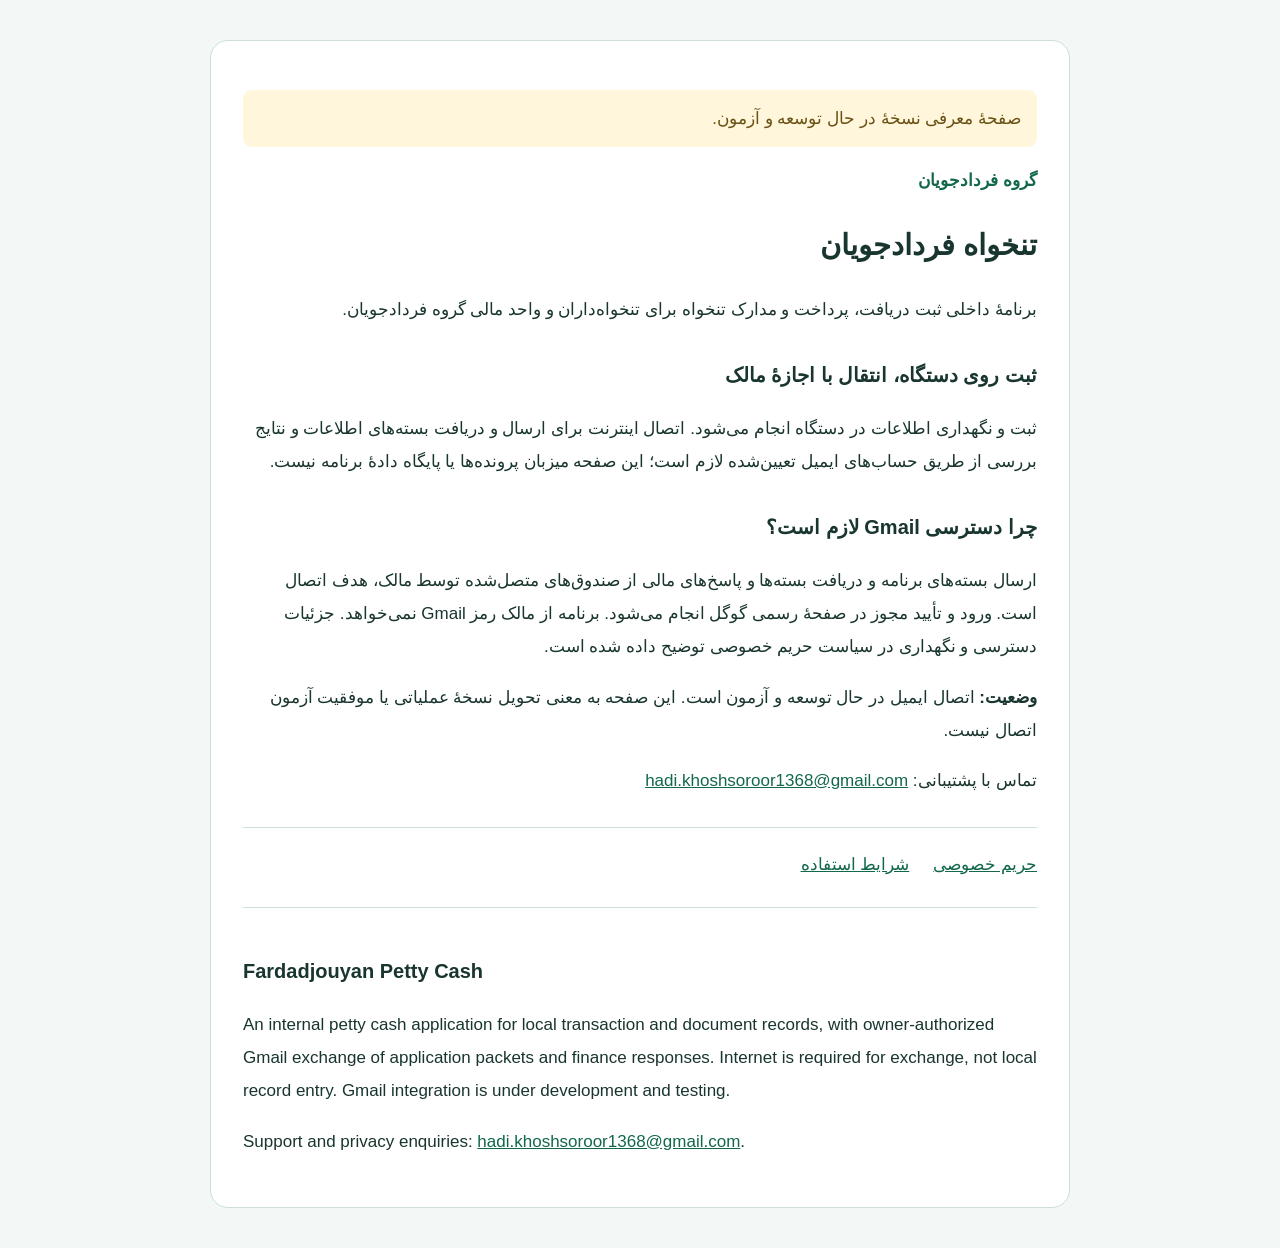
<file: index.html>
<!doctype html>
<html lang="fa" dir="rtl"><head><meta charset="utf-8"><meta name="google-site-verification" content="8tlpfN3D0GTyNcXwHJOunlCqrCVeY-Jnj7sO-u6cyNw"><meta name="viewport" content="width=device-width,initial-scale=1"><title>تنخواه فردادجویان | معرفی برنامه</title><link rel="stylesheet" href="site.css"></head>
<main><p class="draft">صفحهٔ معرفی نسخهٔ در حال توسعه و آزمون.</p><p class="brand">گروه فردادجویان</p><h1>تنخواه فردادجویان</h1>
<p>برنامهٔ داخلی ثبت دریافت، پرداخت و مدارک تنخواه برای تنخواه‌داران و واحد مالی گروه فردادجویان.</p>
<h2>ثبت روی دستگاه، انتقال با اجازهٔ مالک</h2><p>ثبت و نگهداری اطلاعات در دستگاه انجام می‌شود. اتصال اینترنت برای ارسال و دریافت بسته‌های اطلاعات و نتایج بررسی از طریق حساب‌های ایمیل تعیین‌شده لازم است؛ این صفحه میزبان پرونده‌ها یا پایگاه دادهٔ برنامه نیست.</p>
<h2>چرا دسترسی Gmail لازم است؟</h2><p>ارسال بسته‌های برنامه و دریافت بسته‌ها و پاسخ‌های مالی از صندوق‌های متصل‌شده توسط مالک، هدف اتصال است. ورود و تأیید مجوز در صفحهٔ رسمی گوگل انجام می‌شود. برنامه از مالک رمز Gmail نمی‌خواهد. جزئیات دسترسی و نگهداری در سیاست حریم خصوصی توضیح داده شده است.</p>
<p><strong>وضعیت:</strong> اتصال ایمیل در حال توسعه و آزمون است. این صفحه به معنی تحویل نسخهٔ عملیاتی یا موفقیت آزمون اتصال نیست.</p>
<p>تماس با پشتیبانی: <a href="mailto:hadi.khoshsoroor1368@gmail.com" dir="ltr">hadi.khoshsoroor1368@gmail.com</a></p>
<nav><a href="privacy.html">حریم خصوصی</a><a href="terms.html">شرایط استفاده</a></nav>
<section lang="en" dir="ltr"><h2>Fardadjouyan Petty Cash</h2><p>An internal petty cash application for local transaction and document records, with owner-authorized Gmail exchange of application packets and finance responses. Internet is required for exchange, not local record entry. Gmail integration is under development and testing.</p><p>Support and privacy enquiries: <a href="mailto:hadi.khoshsoroor1368@gmail.com">hadi.khoshsoroor1368@gmail.com</a>.</p></section></main></html>
</file>
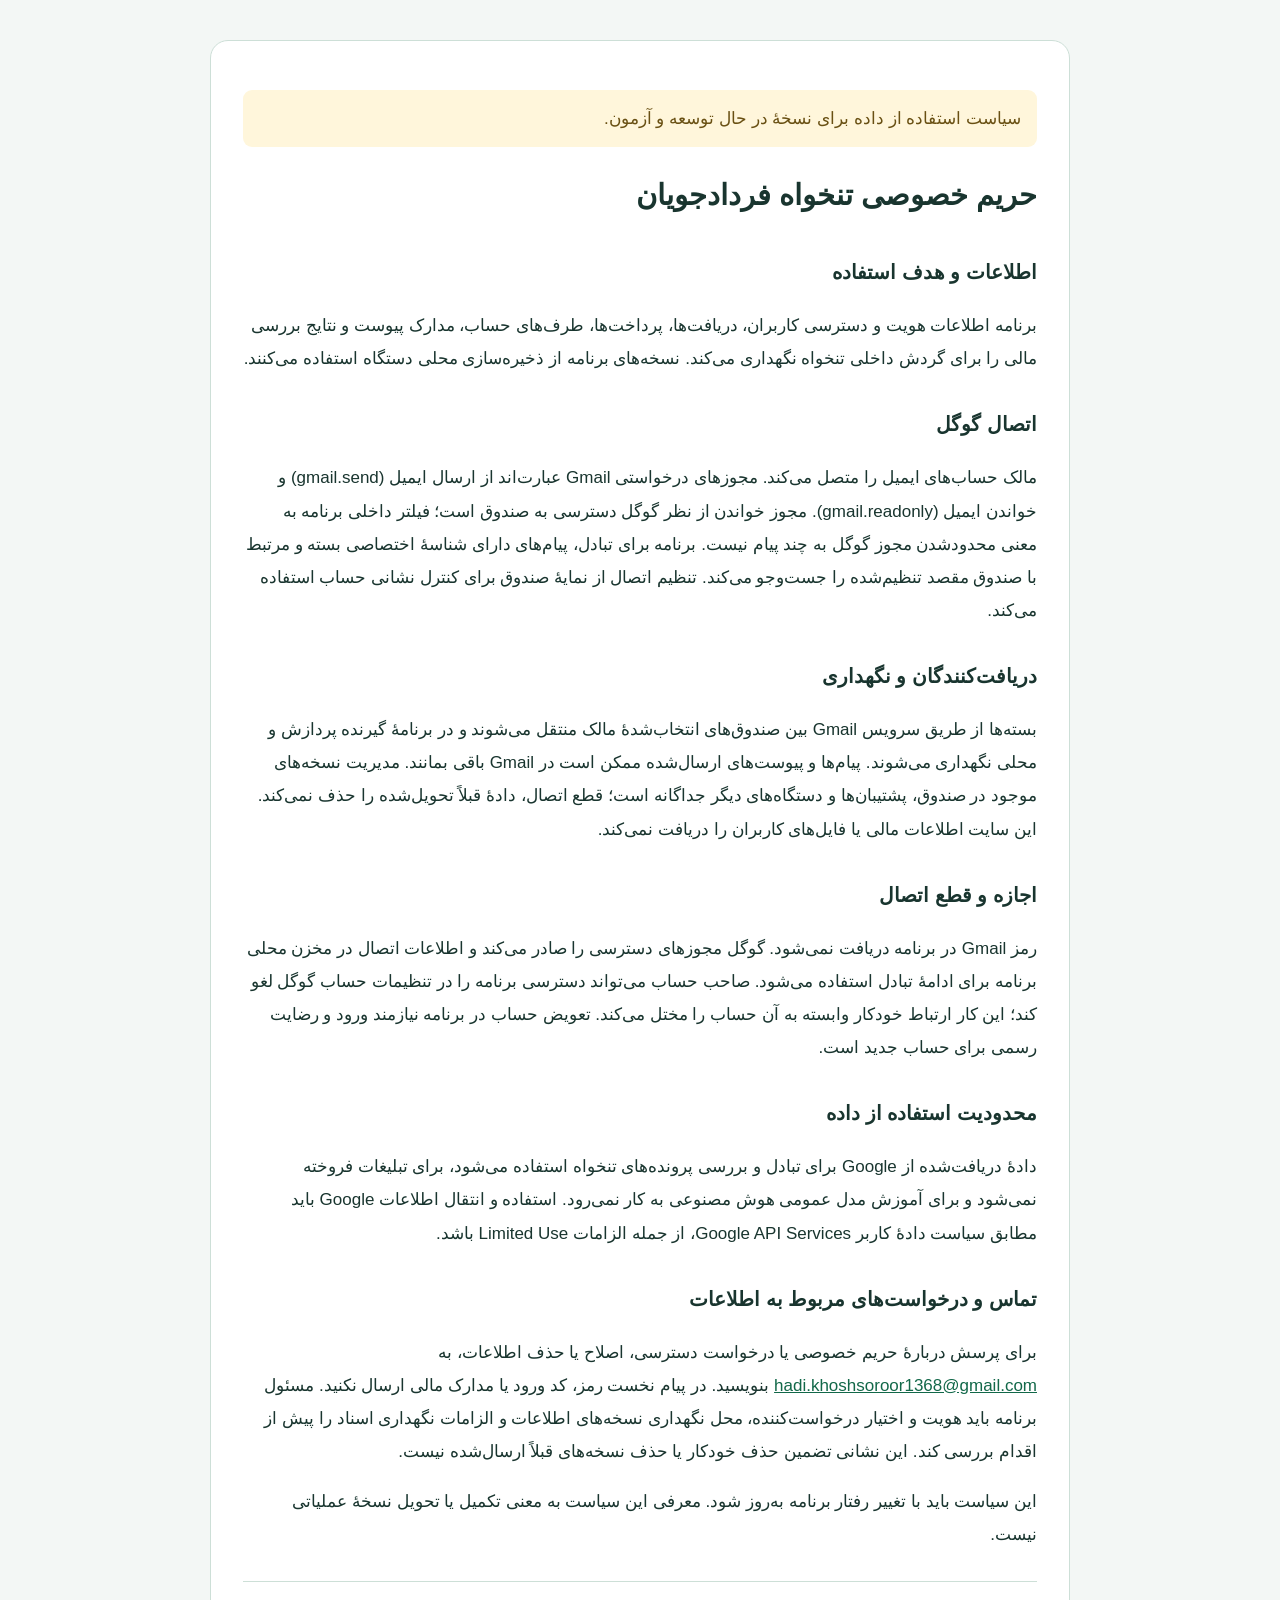
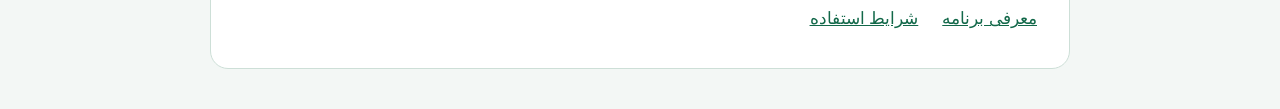
<file: privacy.html>
<!doctype html>
<html lang="fa" dir="rtl"><meta charset="utf-8"><meta name="viewport" content="width=device-width,initial-scale=1"><title>تنخواه فردادجویان | حریم خصوصی</title><link rel="stylesheet" href="site.css">
<main><p class="draft">سیاست استفاده از داده برای نسخهٔ در حال توسعه و آزمون.</p><h1>حریم خصوصی تنخواه فردادجویان</h1>
<h2>اطلاعات و هدف استفاده</h2><p>برنامه اطلاعات هویت و دسترسی کاربران، دریافت‌ها، پرداخت‌ها، طرف‌های حساب، مدارک پیوست و نتایج بررسی مالی را برای گردش داخلی تنخواه نگهداری می‌کند. نسخه‌های برنامه از ذخیره‌سازی محلی دستگاه استفاده می‌کنند.</p>
<h2>اتصال گوگل</h2><p>مالک حساب‌های ایمیل را متصل می‌کند. مجوزهای درخواستی Gmail عبارت‌اند از ارسال ایمیل (gmail.send) و خواندن ایمیل (gmail.readonly). مجوز خواندن از نظر گوگل دسترسی به صندوق است؛ فیلتر داخلی برنامه به معنی محدودشدن مجوز گوگل به چند پیام نیست. برنامه برای تبادل، پیام‌های دارای شناسهٔ اختصاصی بسته و مرتبط با صندوق مقصد تنظیم‌شده را جست‌وجو می‌کند. تنظیم اتصال از نمایهٔ صندوق برای کنترل نشانی حساب استفاده می‌کند.</p>
<h2>دریافت‌کنندگان و نگهداری</h2><p>بسته‌ها از طریق سرویس Gmail بین صندوق‌های انتخاب‌شدهٔ مالک منتقل می‌شوند و در برنامهٔ گیرنده پردازش و محلی نگهداری می‌شوند. پیام‌ها و پیوست‌های ارسال‌شده ممکن است در Gmail باقی بمانند. مدیریت نسخه‌های موجود در صندوق، پشتیبان‌ها و دستگاه‌های دیگر جداگانه است؛ قطع اتصال، دادهٔ قبلاً تحویل‌شده را حذف نمی‌کند. این سایت اطلاعات مالی یا فایل‌های کاربران را دریافت نمی‌کند.</p>
<h2>اجازه و قطع اتصال</h2><p>رمز Gmail در برنامه دریافت نمی‌شود. گوگل مجوزهای دسترسی را صادر می‌کند و اطلاعات اتصال در مخزن محلی برنامه برای ادامهٔ تبادل استفاده می‌شود. صاحب حساب می‌تواند دسترسی برنامه را در تنظیمات حساب گوگل لغو کند؛ این کار ارتباط خودکار وابسته به آن حساب را مختل می‌کند. تعویض حساب در برنامه نیازمند ورود و رضایت رسمی برای حساب جدید است.</p>
<h2>محدودیت استفاده از داده</h2><p>دادهٔ دریافت‌شده از Google برای تبادل و بررسی پرونده‌های تنخواه استفاده می‌شود، برای تبلیغات فروخته نمی‌شود و برای آموزش مدل عمومی هوش مصنوعی به کار نمی‌رود. استفاده و انتقال اطلاعات Google باید مطابق سیاست دادهٔ کاربر Google API Services، از جمله الزامات Limited Use باشد.</p>
<h2>تماس و درخواست‌های مربوط به اطلاعات</h2><p>برای پرسش دربارهٔ حریم خصوصی یا درخواست دسترسی، اصلاح یا حذف اطلاعات، به <a href="mailto:hadi.khoshsoroor1368@gmail.com" dir="ltr">hadi.khoshsoroor1368@gmail.com</a> بنویسید. در پیام نخست رمز، کد ورود یا مدارک مالی ارسال نکنید. مسئول برنامه باید هویت و اختیار درخواست‌کننده، محل نگهداری نسخه‌های اطلاعات و الزامات نگهداری اسناد را پیش از اقدام بررسی کند. این نشانی تضمین حذف خودکار یا حذف نسخه‌های قبلاً ارسال‌شده نیست.</p>
<p>این سیاست باید با تغییر رفتار برنامه به‌روز شود. معرفی این سیاست به معنی تکمیل یا تحویل نسخهٔ عملیاتی نیست.</p>
<nav><a href="index.html">معرفی برنامه</a><a href="terms.html">شرایط استفاده</a></nav></main></html>
</file>
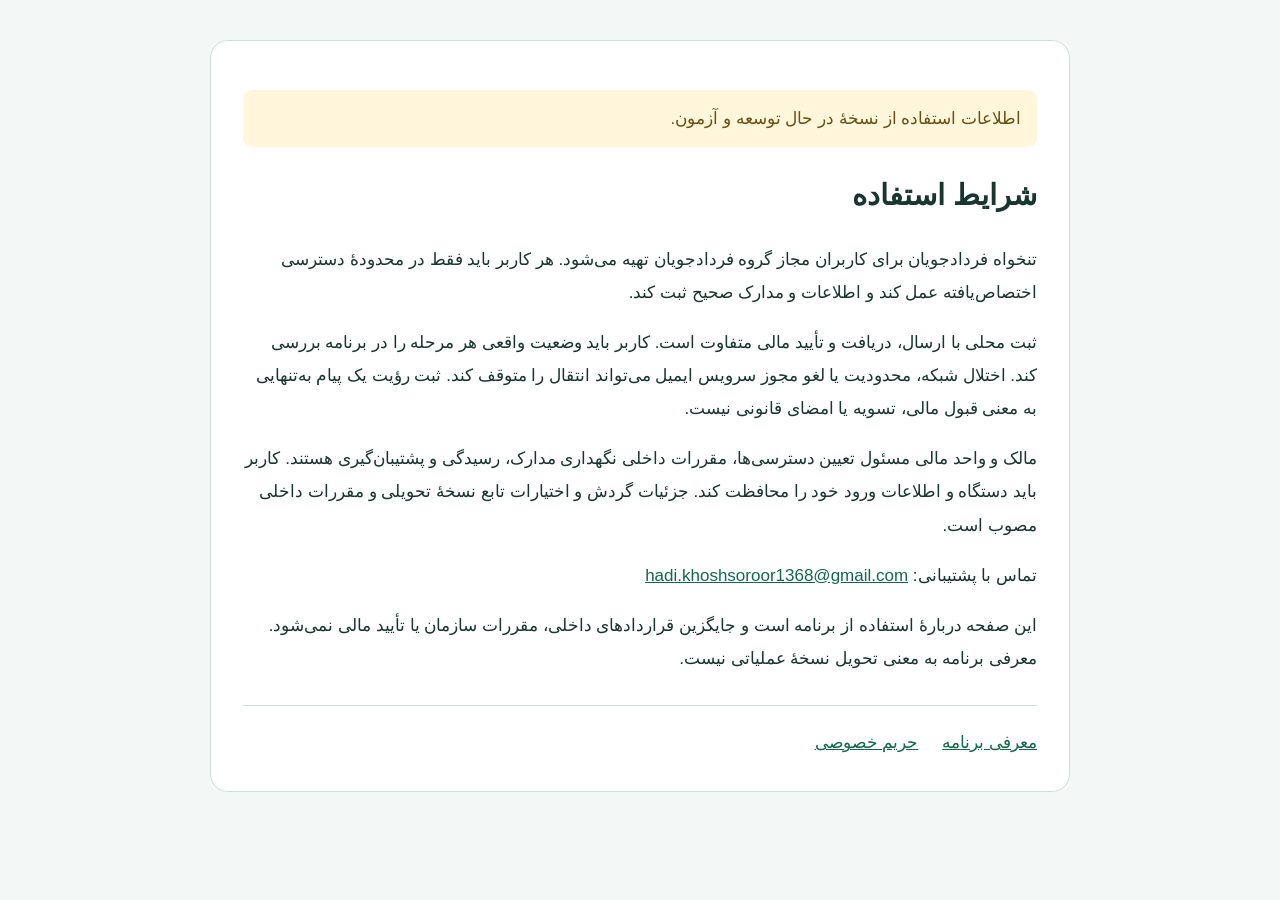
<file: terms.html>
<!doctype html>
<html lang="fa" dir="rtl"><meta charset="utf-8"><meta name="viewport" content="width=device-width,initial-scale=1"><title>تنخواه فردادجویان | شرایط استفاده</title><link rel="stylesheet" href="site.css">
<main><p class="draft">اطلاعات استفاده از نسخهٔ در حال توسعه و آزمون.</p><h1>شرایط استفاده</h1>
<p>تنخواه فردادجویان برای کاربران مجاز گروه فردادجویان تهیه می‌شود. هر کاربر باید فقط در محدودهٔ دسترسی اختصاص‌یافته عمل کند و اطلاعات و مدارک صحیح ثبت کند.</p>
<p>ثبت محلی با ارسال، دریافت و تأیید مالی متفاوت است. کاربر باید وضعیت واقعی هر مرحله را در برنامه بررسی کند. اختلال شبکه، محدودیت یا لغو مجوز سرویس ایمیل می‌تواند انتقال را متوقف کند. ثبت رؤیت یک پیام به‌تنهایی به معنی قبول مالی، تسویه یا امضای قانونی نیست.</p>
<p>مالک و واحد مالی مسئول تعیین دسترسی‌ها، مقررات داخلی نگهداری مدارک، رسیدگی و پشتیبان‌گیری هستند. کاربر باید دستگاه و اطلاعات ورود خود را محافظت کند. جزئیات گردش و اختیارات تابع نسخهٔ تحویلی و مقررات داخلی مصوب است.</p>
<p>تماس با پشتیبانی: <a href="mailto:hadi.khoshsoroor1368@gmail.com" dir="ltr">hadi.khoshsoroor1368@gmail.com</a></p>
<p>این صفحه دربارهٔ استفاده از برنامه است و جایگزین قراردادهای داخلی، مقررات سازمان یا تأیید مالی نمی‌شود. معرفی برنامه به معنی تحویل نسخهٔ عملیاتی نیست.</p>
<nav><a href="index.html">معرفی برنامه</a><a href="privacy.html">حریم خصوصی</a></nav></main></html>
</file>
<file: site.css>
:root{color-scheme:light;--ink:#19352f;--green:#126849;--line:#cddfd7}*{box-sizing:border-box}body{margin:0;background:#f3f7f5;color:var(--ink);font:17px/1.95 Tahoma,Arial,sans-serif}main{max-width:860px;margin:40px auto;padding:32px;background:white;border:1px solid var(--line);border-radius:18px}.brand{color:var(--green);font-weight:bold}h1{font-size:29px}h2{font-size:20px;margin-top:30px}a{color:var(--green)}nav{display:flex;flex-wrap:wrap;gap:24px;border-top:1px solid var(--line);padding-top:20px;margin-top:30px}.draft{background:#fff6db;color:#695013;padding:12px 16px;border-radius:9px}section{border-top:1px solid var(--line);margin-top:26px;padding-top:14px}@media(max-width:600px){main{margin:12px;padding:20px}h1{font-size:25px}}
</file>
